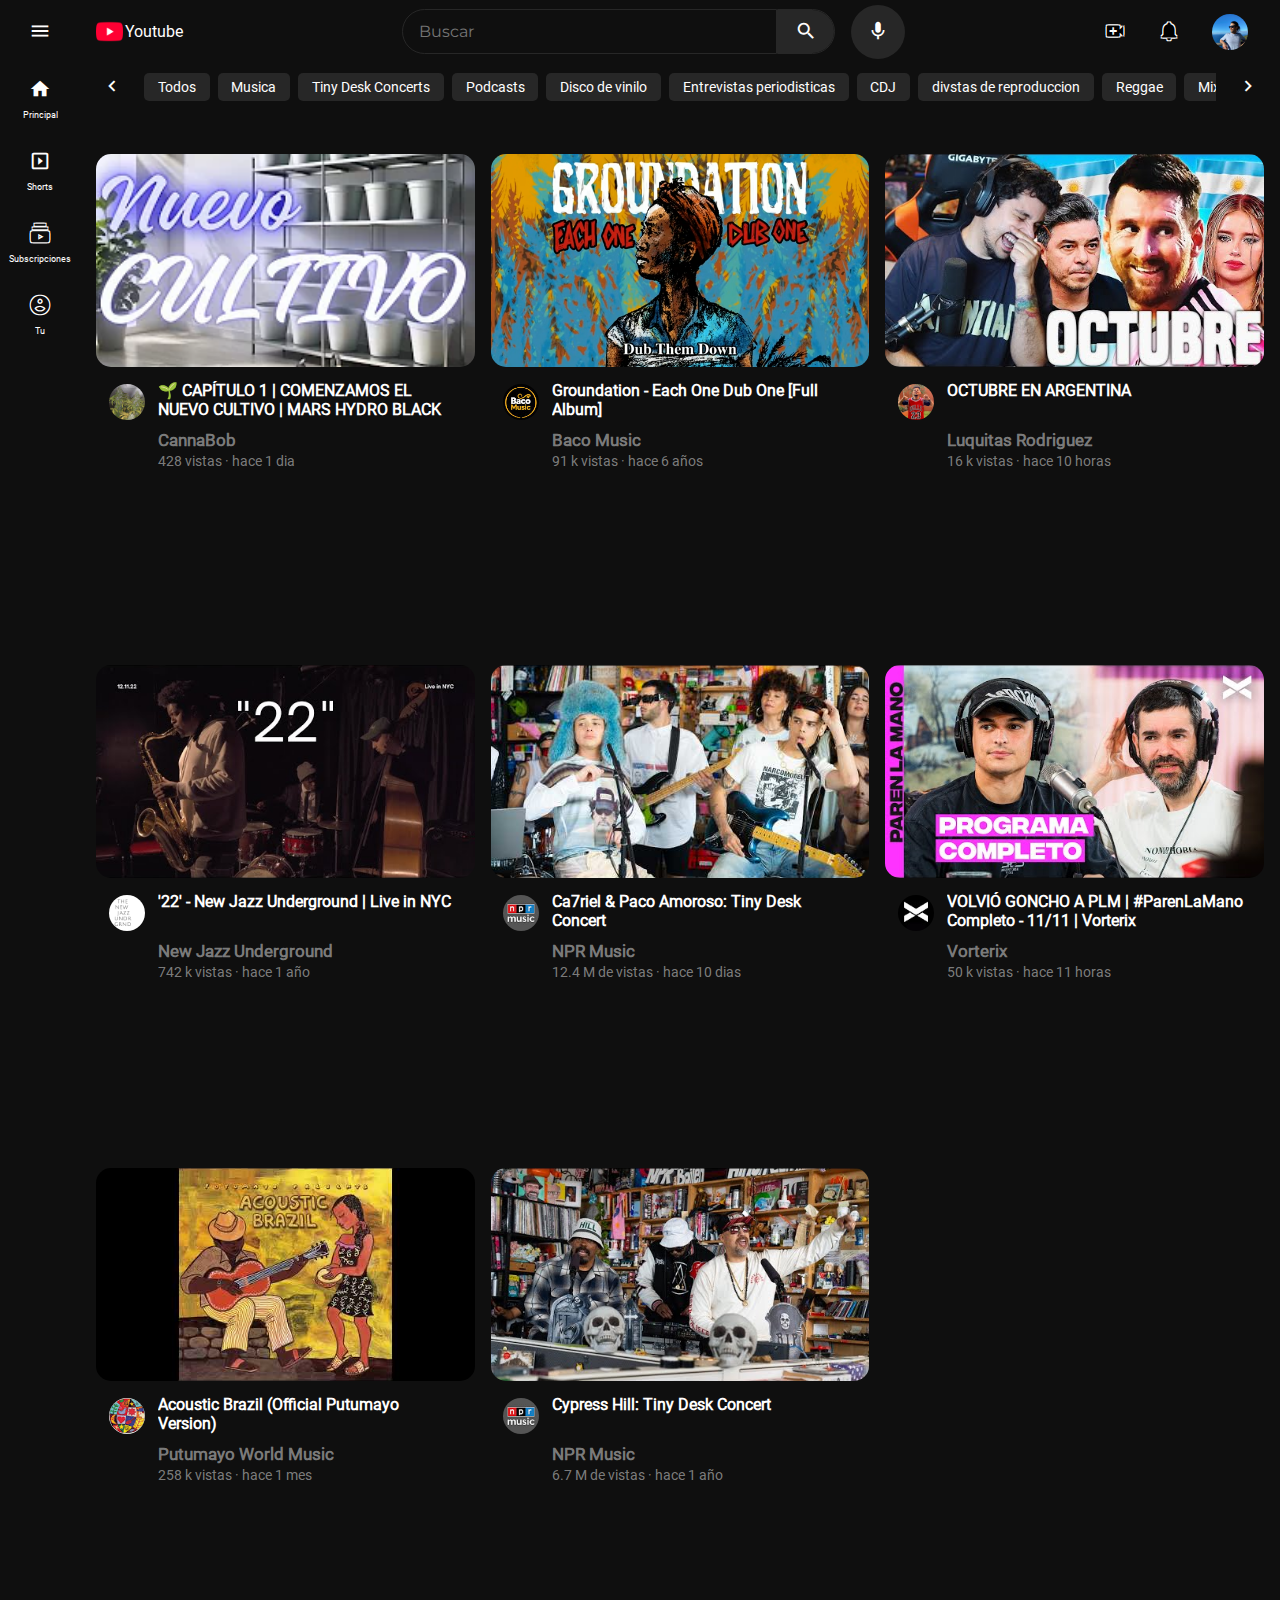
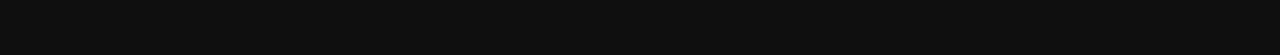
<file: index.html>
<!DOCTYPE html>
<html lang="en">
<head>
    <meta charset="UTF-8">
    <meta name="viewport" content="width=device-width, initial-scale=1.0">
    <link rel="stylesheet" href="styles.css">
    <link href="https://fonts.googleapis.com/icon?family=Material+Icons" rel="stylesheet">
    <link rel="icon" type="image/png" href="img/10203.png">
    <title>Youtube</title>
</head>
<body>
    <div class="nav__menu"><input class="nav-menu" id="nav-menu" type="checkbox"></div>
    <header>
        <div class="header__container">
            <div class="header__youtube-container" >
                <div class="header-menu-div"><label class="material-icons" for="nav-menu">menu</label></div>
                <img class="youtube-logo" src="img/10133.png" alt="Youtube logo" title="Pagina principal de Youtube">
                <h1 title="Pagina principal de Youtube">Youtube</h1>
            </div>
            <div class="header__search-container">
                <div class="header__search-container-two">
                    <div class="header__search-container-first">
                        <span class="material-icons search-hidden">search</span>
                    </div>
                    <input type="text" placeholder="Buscar" class="search-input">
                    <div class="search-x-hidden"><span class="material-icons">close</span></div>
                    <div class="header__search-container-search">                        
                        <span class="material-icons search-two">search</span>
                        <div><p>Buscar</p></div>
                    </div>
                </div>
                <div class="mic-container">
                    <span class="material-icons mic">mic</span>
                    <div><p>Realiza busquedas con la voz</p></div>
                </div>
            </div>
            <div class="header__notifications-container">
                <div class="checkbox-notifications-container search-div-hover">
                    <label class="material-icons search-hidden-two" for="checkbox-notifications">search</label>
                    <input type="checkbox" class="checkbox-notifications" id="checkbox-notifications">
                    <div class="search-div-hover-x"><p>Buscar</p></div>
                    <div class="header__search-container-two">
                        <div>
                            <label class="material-icons" for="arrow_back">arrow_back</label>
                            <input type="checkbox" class="arrow_back" id="arrow_back">
                        </div>
                        <div class="header__search-container-first">
                            <span class="material-icons search-hidden">search</span>
                        </div>
                        <input type="text" placeholder="Buscar" class="search-input">
                        <div class="search-x-hidden"><span class="material-icons">close</span></div>
                        <div class="header__search-container-search">                        
                            <span class="material-icons search-two">search</span>
                        </div>
                        <div><span class="material-icons mic-hidden">mic</span></div>
                    </div>
                </div>
                <div class="header-div-hover">
                    <span class="material-icons mic-hidden">mic</span>
                    <div><p>Realiza busquedas con la voz</p></div>
                </div>
                <div class="video-call-crear">
                    <span class="material-icons">video_call</span>
                    <div><p>Crear</p></div>
                </div>
                <div class="notifications-hover">
                    <span class="material-icons">notifications</span>
                    <div><p>Notificaciones</p></div>
                </div>
                <img src="img/10007.jpeg" alt="Image perfil">
            </div>
        </div>
    </header>
    <sidebar>
        <section class="sidebar">
            <div class="sidebar__container-visible">
                <div title="Principal"><span class="material-icons">home</span><h3>Principal</h3></div>
                <div title="Shorts"><span class="material-icons">slideshow</span><h3>Shorts</label></div>
                <div title="Subscripciones"><span class="material-icons">subscriptions</span><h3>Subscripciones</h3></div>
                <div title="Tu"><span class="material-icons">account_circle</span><h3>Tu</h3></div>
            </div>
            <div class="sidebar__container-hidden">
                <section class="sidebar__container-hidden-principal">
                    <div title="Principal"><span class="material-icons without-color">home</span><h3>Principal</h3></div>
                    <div title="Shorts"><span class="material-icons">slideshow</span><h3>Shorts</label></div>
                    <div title="Subscripciones"><span class="material-icons without-color">subscriptions</span><h3>Subscripciones</h3></div>
                </section>
                <section class="sidebar__container-hidden-you">
                    <div title="Tu"><h3>Tu</h3><span class="material-icons without-padding">chevron_right</span></div>
                    <div title="Historial"><span class="material-icons">history</span><label>Historial</label></div>
                    <div title="Playdivsts"><span class="material-icons">playlist_play</span><label>Playlists</label></div>
                    <div title="Tus videos"><span class="material-icons without-color">smart_display</span><label>Tus videos</label></div>
                    <div title="Ver mas tarde"><span class="material-icons">schedule</span><label>Ver mas tarde</label></div>
                    <div title="Videos que me gustan"><span class="material-icons without-color">thumb_up</span><label>Videos que me gustan</label></div>
                </section>
                <section class="sidebar__container-hidden-subscriptions">
                    <div class="without-hover"><h3>Subscripciones</h3></div>
                    <div title="midudivve">
                        <label for="midudivve">midudivve </label>
                        <img src="img/10008.jpeg" alt="midudivve" title="midudivve">
                        <input type="checkbox" id="midudivve">
                        <span class="new-video">·</span>
                    </div>
                    <div title="Elevados Tv">
                        <label for="elevados">Elevados Tv</label>
                        <img src="img/10009.jpeg" alt="elevados" title="Elevados Tv">
                        <input type="checkbox" id="elevados">
                    </div>
                    <div title="Luquitas Rodriquez">
                        <label for="luquitasrodriquez">Luquitas Rodriguez</label>
                        <img src="img/10010.jpeg" alt="luquitasrodriquez" title="Luquitas Rodriquez">
                        <input type="checkbox" id="luquitasrodriquez">
                        <span class="new-video">·</span>
                    </div>
                    <div title="Duende Gaming">
                        <label for="duende">Duende Gaming</label>
                        <img src="img/10013.jpeg" alt="Duende Gaming" title="Duende Gaming">
                        <input type="checkbox" id="duende">
                    </div>
                    <div title="CannaBob">
                        <label for="cannabob">CannaBob</label>
                        <img src="img/10012.jpeg" alt="cannabob" title="CannaBob">
                        <input type="checkbox" id="cannabob">
                        <span class="new-video">·</span>
                    </div>
                    <div title="DOÑA HUANA">
                            <label for="donahuana">DOÑA HUANA</label>
                            <img src="img/10011.jpeg" alt="DOÑA HUANA" title="DOÑA HUANA">
                            <input type="checkbox" id="donahuana">
                            <span class="new-video">·</span>
                    </div>
                    <div title="Soy Dalto">
                        <label for="soydalto">Soy Dalto</label>
                        <img src="img/10014.jpeg" alt="Soy Dalto" title="Soy Dalto">
                        <input type="checkbox" id="soydalto">
                    </div>
                    <div class="see-more-sidebar-hidden" title="Mostrar mas"><span class="material-icons">keyboard_arrow_down
                    </span><label>Mostrar mas</label></div>
                </section>
                <section class="sidebar__container-hidden-explore">
                    <div class="without-hover"><h3>Explorar</h3></div>
                    <div title="Tendencias"><span class="material-icons without-color">local_fire_department</span><label>Tendencias</label></div>
                    <div title="Musica"><span class="material-icons without-color">music_note</span><label>Musica</label></div>
                    <div title="Pedivculas"><span class="material-icons without-color">movie</span><label>Pedivculas</label></div>
                    <div title="Videojuegos"><span class="material-icons without-color">sports_esports</span><label>Videojuegos</label></div>
                    <div title="Deportes"><span class="material-icons without-color">emoji_events</span><label>Deportes</label></div>
                    <div title="Podcasts"><span class="material-icons">podcasts</span><label>Podcasts</label></div>
                </section>
                <section class="sidebar__container-hidden-youtube-more">
                    <div class="without-hover"><h3>Mas de Youtube</h3></div>
                    <div title="Youtube Premium"><img src="/img/10203.png" alt="Youtube Premium"><label>Youtube Premium</label></div>
                    <div title="Youtube Studio"><img src="/img/10203.png" alt="Youtube Studio"><label>Youtube Studio</label></div>
                    <div title="Youtube Music"><img src="/img/10203.png" alt="Youtube Music"><label>Youtube Music</label></div>
                    <div title="Youtube Kids"><img src="/img/10203.png" alt="Youtube Kids"><label>Youtube Kids</label></div>
                </section>
                <section class="sidebar__container-hidden-settings">
                    <div title="Configuracion"><span class="material-icons without-color">settings</span><label>Configuracion</label></div>
                    <div title="Historial de denuncia"><span class="material-icons without-color">flag</span><label>Historial de denuncia</label></div>
                    <div title="Ayuda"><span class="material-icons without-color">help</span><label>Ayuda</label></div>
                    <div title="Enviar comentarios"><span class="material-icons without-color">live_help</span><label>Enviar comentarios</label></div>
                </section>
                <section class="info-sidebar-hidden">
                    <p>Acerca de Prensa Derechos de autor Comunicarte con nosotros Creadores Anunciar Desarrolladores</p>
                    <p>Condiciones Privacidad Políticas y seguridad
                    Cómo funciona YouTube Prueba funciones nuevas</p>
                    <p class="copyright">© 2024 Google LLC</p>
                </section>
            </div>
        </section>
    </sidebar>
    <nav>
        <div class="nav__container">
            <button class="prev-btn"><span class="material-icons">chevron_left</span></button>
            <button class="next-btn"><span class="material-icons">chevron_right</span></button>
            <div class="nav__container-s">            
                <div class="nav__container-cont"><p>Todos</p></div>
                <div class="nav__container-cont"><p>Musica</p></div>
                <div class="nav__container-cont"><p>Tiny Desk Concerts</p></div>
                <div class="nav__container-cont">Podcasts</div>
                <div class="nav__container-cont">Disco de vinilo</div>
                <div class="nav__container-cont">Entrevistas periodisticas</div>
                <div class="nav__container-cont">CDJ</div>
                <div class="nav__container-cont">divstas de reproduccion</div>
                <div class="nav__container-cont">Reggae</div>
                <div class="nav__container-cont">Mixes</div>
                <div class="nav__container-cont">Instrumentos de teclado</div>
                
            </div>
        </div>
    </nav>
    <main>
        <section class="principal">
            <div class="principal__container-video">
                <img class="video" src="img/hqdefault.webp">
                <div class="principal__container-video__info">
                    <img class="logo" src="img/10012.jpeg" alt="Logo">
                    <h2 title="🌱 CAPÍTULO 1 | COMENZAMOS EL NUEVO CULTIVO | MARS HYDRO BLACK FRIDAY - NUEVO MARS HYDRO FC-E6500 🌱">🌱 CAPÍTULO 1 | COMENZAMOS EL NUEVO CULTIVO | MARS HYDRO BLACK FRIDAY - NUEVO MARS HYDRO FC-E6500 🌱</h2>
                    <a><h3>CannaBob</h3></a>
                    <p>428 vistas · hace 1 dia</p>
                </div>
            </div>
            <div class="principal__container-video">
                <img class="video" src="img/videoframe_1570.png">
                <div class="principal__container-video__info">
                    <img class="logo" src="img/channels4_profile.jpg" alt="Logo">
                    <h2 title="Groundation - Each One Dub One [Full Album]">Groundation - Each One Dub One [Full Album]</h2>
                    <a><h3>Baco Music</h3></a>
                    <p>91 k vistas · hace 6 años</p>
                </div>
            </div>
            <div class="principal__container-video">
                <img class="video" src="img/10002.jpg">
                <div class="principal__container-video__info">
                    <img class="logo" src="img/10010.jpeg" alt="Logo">
                    <h2 title="OCTUBRE EN ARGENTINA">OCTUBRE EN ARGENTINA</h2>
                    <a><h3>Luquitas Rodriguez</h3></a>
                    <p>16 k vistas · hace 10 horas</p>
                </div>
            </div>
            <div class="principal__container-video">
                <img class="video" src="img/26d2663b-4fe5-4b3f-8d0f-41159c8cac72.jfif">
                <div class="principal__container-video__info">
                    <img class="logo" src="img/the new jazz.jfif" alt="Logo">
                    <h2 title="'22' - New Jazz Underground | Live in NYC">'22' - New Jazz Underground | Live in NYC</h2>
                    <a><h3>New Jazz Underground</h3></a>
                    <p>742 k vistas · hace 1 año</p>
                </div>
            </div>
            <div class="principal__container-video">
                <img class="video" src="img/paco y cato.jfif">
                <div class="principal__container-video__info">
                    <img class="logo" src="img/NPR music.jpg" alt="Logo">
                    <h2 title="Ca7riel & Paco Amoroso: Tiny Desk Concert">Ca7riel & Paco Amoroso: Tiny Desk Concert</h2>
                    <a><h3>NPR Music</h3></a>
                    <p>12.4 M de vistas · hace 10 dias</p>
                </div>
            </div>
            <div class="principal__container-video">
                <img class="video" src="img/plm.jfif">
                <div class="principal__container-video__info">
                    <img class="logo" src="img/vorteri.jpg" alt="Logo">
                    <h2 title="VOLVIÓ GONCHO A PLM | #ParenLaMano Completo - 11/11 | Vorterix">VOLVIÓ GONCHO A PLM | <span class="hashtag">#ParenLaMano</span> Completo - 11/11 | Vorterix</h2>
                    <a><h3>Vorterix</h3></a>
                    <p>50 k vistas · hace 11 horas</p>
                </div>
            </div>
            <div class="principal__container-video">
                <img class="video" src="img/acoustic.jfif">
                <div class="principal__container-video__info">
                    <img class="logo" src="img/putumuyao.jpg" alt="Logo">
                    <h2 title="Acoustic Brazil (Official Putumayo Version)">Acoustic Brazil (Official Putumayo Version)</h2>
                    <a><h3>Putumayo World Music</h3></a>
                    <p>258 k vistas · hace 1 mes</p>
                </div>
            </div>
            <div class="principal__container-video">
                <img class="video" src="img/cypres.jfif">
                <div class="principal__container-video__info">
                    <img class="logo" src="img/NPR music.jpg" alt="Logo">
                    <h2 title="Cypress Hill: Tiny Desk Concert">Cypress Hill: Tiny Desk Concert</h2>
                    <a><h3>NPR Music</h3></a>
                    <p>6.7 M de vistas · hace 1 año</p>
                </div>
            </div>
        </section>
    </main>
</body>
</html> 
<!-- 
1. Falta incorporar cursos pointer en el header     >>>>>>
2. Faltan flechas en el scroll                      
3. Agregar los title a todo lo que lleve            >>>>>>  
4. Agregar puntos de video nuevo a algunos canales (azules)  >>>>>>
5. Acomodar GRID main para que mientras se achica la pantalla se va reduciendo los grid  >>>>>>
-->
</file>
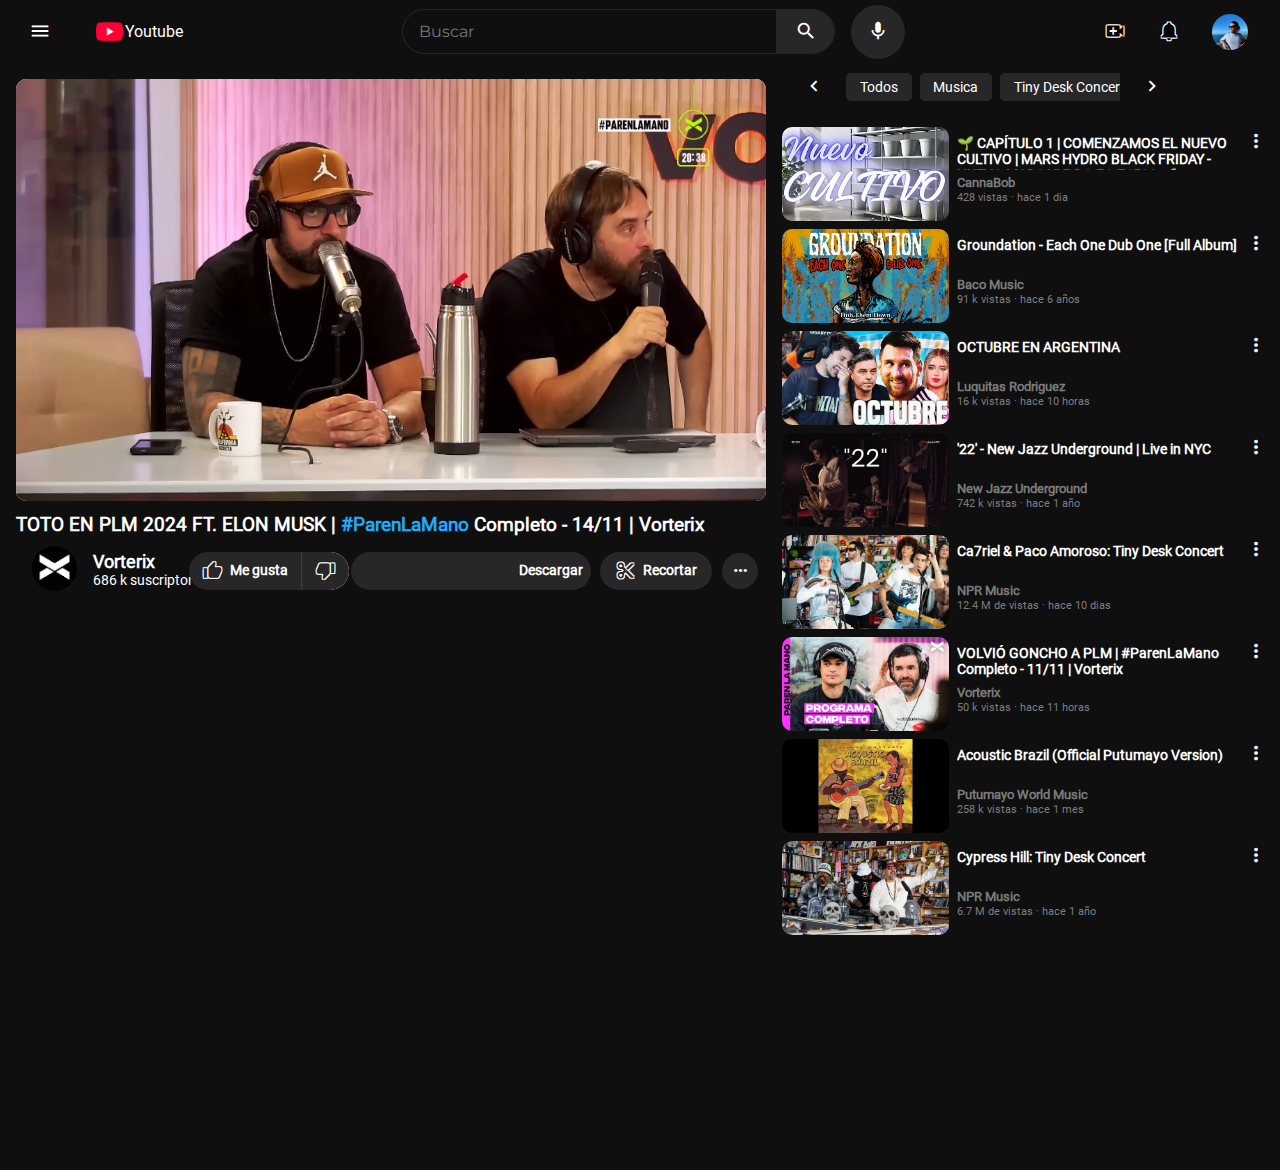
<file: index-2.html>
<!DOCTYPE html>
<html lang="en">
<head>
    <meta charset="UTF-8">
    <meta name="viewport" content="width=device-width, initial-scale=1.0">
    <link rel="stylesheet" href="styles-2.css">
    <link href="https://fonts.googleapis.com/icon?family=Material+Icons" rel="stylesheet">
    <link rel="icon" type="image/png" href="img/10203.png">
    <title>TOTO EN PLM 2024 FT. ELON MUSK | #ParenLaMano Completo - 14/11 | Vorterix</title>
</head>
<body>
    <div class="nav__menu"><input class="nav-menu" id="nav-menu" type="checkbox"></div>
    <header>
        <div class="header__container">
            <div class="header__youtube-container" >
                <div class="header-menu-div"><label class="material-icons" for="nav-menu">menu</label></div>
                <img class="youtube-logo" src="img/10133.png" alt="Youtube logo" title="Pagina principal de Youtube">
                <h1 title="Pagina principal de Youtube">Youtube</h1>
            </div>
            <div class="header__search-container">
                <div class="header__search-container-two">
                    <div class="header__search-container-first">
                        <span class="material-icons search-hidden">search</span>
                    </div>
                    <input type="text" placeholder="Buscar" class="search-input">
                    <div class="search-x-hidden"><span class="material-icons">close</span></div>
                    <div class="header__search-container-search">                        
                        <span class="material-icons search-two">search</span>
                        <div><p>Buscar</p></div>
                    </div>
                </div>
                <div class="mic-container">
                    <span class="material-icons mic">mic</span>
                    <div><p>Realiza busquedas con la voz</p></div>
                </div>
            </div>
            <div class="header__notifications-container">
                <div class="checkbox-notifications-container search-div-hover">
                    <label class="material-icons search-hidden-two" for="checkbox-notifications">search</label>
                    <input type="checkbox" class="checkbox-notifications" id="checkbox-notifications">
                    <div class="search-div-hover-x"><p>Buscar</p></div>
                    <div class="header__search-container-two">
                        <div>
                            <label class="material-icons" for="arrow_back">arrow_back</label>
                            <input type="checkbox" class="arrow_back" id="arrow_back">
                        </div>
                        <div class="header__search-container-first">
                            <span class="material-icons search-hidden">search</span>
                        </div>
                        <input type="text" placeholder="Buscar" class="search-input">
                        <div class="search-x-hidden"><span class="material-icons">close</span></div>
                        <div class="header__search-container-search">                        
                            <span class="material-icons search-two">search</span>
                        </div>
                        <div><span class="material-icons mic-hidden">mic</span></div>
                    </div>
                </div>
                <div class="header-div-hover">
                    <span class="material-icons mic-hidden">mic</span>
                    <div><p>Realiza busquedas con la voz</p></div>
                </div>
                <div class="video-call-crear">
                    <span class="material-icons">video_call</span>
                    <div><p>Crear</p></div>
                </div>
                <div class="notifications-hover">
                    <span class="material-icons">notifications</span>
                    <div><p>Notificaciones</p></div>
                </div>
                <img src="img/10007.jpeg" alt="Image perfil">
            </div>
        </div>
    </header>
    <sidebar>
        <section class="sidebar">
            <div class="sidebar__container-visible">
                <div title="Principal"><span class="material-icons">home</span><h3>Principal</h3></div>
                <div title="Shorts"><span class="material-icons">slideshow</span><h3>Shorts</label></div>
                <div title="Subscripciones"><span class="material-icons">subscriptions</span><h3>Subscripciones</h3></div>
                <div title="Tu"><span class="material-icons">account_circle</span><h3>Tu</h3></div>
            </div>
            <div class="sidebar__container-hidden">
                <section class="sidebar__container-hidden-principal">
                    <div title="Principal"><span class="material-icons without-color">home</span><h3>Principal</h3></div>
                    <div title="Shorts"><span class="material-icons">slideshow</span><h3>Shorts</label></div>
                    <div title="Subscripciones"><span class="material-icons without-color">subscriptions</span><h3>Subscripciones</h3></div>
                </section>
                <section class="sidebar__container-hidden-you">
                    <div title="Tu"><h3>Tu</h3><span class="material-icons without-padding">chevron_right</span></div>
                    <div title="Historial"><span class="material-icons">history</span><label>Historial</label></div>
                    <div title="Playdivsts"><span class="material-icons">playlist_play</span><label>Playlists</label></div>
                    <div title="Tus videos"><span class="material-icons without-color">smart_display</span><label>Tus videos</label></div>
                    <div title="Ver mas tarde"><span class="material-icons">schedule</span><label>Ver mas tarde</label></div>
                    <div title="Videos que me gustan"><span class="material-icons without-color">thumb_up</span><label>Videos que me gustan</label></div>
                </section>
                <section class="sidebar__container-hidden-subscriptions">
                    <div class="without-hover"><h3>Subscripciones</h3></div>
                    <div title="midudivve">
                        <label for="midudivve">midudivve </label>
                        <img src="img/10008.jpeg" alt="midudivve" title="midudivve">
                        <input type="checkbox" id="midudivve">
                        <span class="new-video">·</span>
                    </div>
                    <div title="Elevados Tv">
                        <label for="elevados">Elevados Tv</label>
                        <img src="img/10009.jpeg" alt="elevados" title="Elevados Tv">
                        <input type="checkbox" id="elevados">
                    </div>
                    <div title="Luquitas Rodriquez">
                        <label for="luquitasrodriquez">Luquitas Rodriguez</label>
                        <img src="img/10010.jpeg" alt="luquitasrodriquez" title="Luquitas Rodriquez">
                        <input type="checkbox" id="luquitasrodriquez">
                        <span class="new-video">·</span>
                    </div>
                    <div title="Duende Gaming">
                        <label for="duende">Duende Gaming</label>
                        <img src="img/10013.jpeg" alt="Duende Gaming" title="Duende Gaming">
                        <input type="checkbox" id="duende">
                    </div>
                    <div title="CannaBob">
                        <label for="cannabob">CannaBob</label>
                        <img src="img/10012.jpeg" alt="cannabob" title="CannaBob">
                        <input type="checkbox" id="cannabob">
                        <span class="new-video">·</span>
                    </div>
                    <div title="DOÑA HUANA">
                            <label for="donahuana">DOÑA HUANA</label>
                            <img src="img/10011.jpeg" alt="DOÑA HUANA" title="DOÑA HUANA">
                            <input type="checkbox" id="donahuana">
                            <span class="new-video">·</span>
                    </div>
                    <div title="Soy Dalto">
                        <label for="soydalto">Soy Dalto</label>
                        <img src="img/10014.jpeg" alt="Soy Dalto" title="Soy Dalto">
                        <input type="checkbox" id="soydalto">
                    </div>
                    <div class="see-more-sidebar-hidden" title="Mostrar mas"><span class="material-icons">keyboard_arrow_down
                    </span><label>Mostrar mas</label></div>
                </section>
                <section class="sidebar__container-hidden-explore">
                    <div class="without-hover"><h3>Explorar</h3></div>
                    <div title="Tendencias"><span class="material-icons without-color">local_fire_department</span><label>Tendencias</label></div>
                    <div title="Musica"><span class="material-icons without-color">music_note</span><label>Musica</label></div>
                    <div title="Pedivculas"><span class="material-icons without-color">movie</span><label>Pedivculas</label></div>
                    <div title="Videojuegos"><span class="material-icons without-color">sports_esports</span><label>Videojuegos</label></div>
                    <div title="Deportes"><span class="material-icons without-color">emoji_events</span><label>Deportes</label></div>
                    <div title="Podcasts"><span class="material-icons">podcasts</span><label>Podcasts</label></div>
                </section>
                <section class="sidebar__container-hidden-youtube-more">
                    <div class="without-hover"><h3>Mas de Youtube</h3></div>
                    <div title="Youtube Premium"><img src="/img/10203.png" alt="Youtube Premium"><label>Youtube Premium</label></div>
                    <div title="Youtube Studio"><img src="/img/10203.png" alt="Youtube Studio"><label>Youtube Studio</label></div>
                    <div title="Youtube Music"><img src="/img/10203.png" alt="Youtube Music"><label>Youtube Music</label></div>
                    <div title="Youtube Kids"><img src="/img/10203.png" alt="Youtube Kids"><label>Youtube Kids</label></div>
                </section>
                <section class="sidebar__container-hidden-settings">
                    <div title="Configuracion"><span class="material-icons without-color">settings</span><label>Configuracion</label></div>
                    <div title="Historial de denuncia"><span class="material-icons without-color">flag</span><label>Historial de denuncia</label></div>
                    <div title="Ayuda"><span class="material-icons without-color">help</span><label>Ayuda</label></div>
                    <div title="Enviar comentarios"><span class="material-icons without-color">live_help</span><label>Enviar comentarios</label></div>
                </section>
                <section class="info-sidebar-hidden">
                    <p>Acerca de Prensa Derechos de autor Comunicarte con nosotros Creadores Anunciar Desarrolladores</p>
                    <p>Condiciones Privacidad Políticas y seguridad
                    Cómo funciona YouTube Prueba funciones nuevas</p>
                    <p class="copyright">© 2024 Google LLC</p>
                </section>
            </div>
        </section>
    </sidebar>
    <aside>
        <nav>
            <div class="nav__container">
                <button class="prev-btn"><span class="material-icons">chevron_left</span></button>
                <button class="next-btn"><span class="material-icons">chevron_right</span></button>
                <div class="nav__container-s">            
                    <div class="nav__container-cont"><p>Todos</p></div>
                    <div class="nav__container-cont"><p>Musica</p></div>
                    <div class="nav__container-cont"><p>Tiny Desk Concerts</p></div>
                    <div class="nav__container-cont">Podcasts</div>
                    <div class="nav__container-cont">Disco de vinilo</div>
                    <div class="nav__container-cont">Entrevistas periodisticas</div>
                    <div class="nav__container-cont">CDJ</div>
                    <div class="nav__container-cont">divstas de reproduccion</div>
                    <div class="nav__container-cont">Reggae</div>
                    <div class="nav__container-cont">Mixes</div>
                    <div class="nav__container-cont">Instrumentos de teclado</div>
                    
                </div>
            </div>
        </nav>
        <section>
            <section class="principal">
                <div class="principal__container-video">
                    <img class="video" src="img/hqdefault.webp">
                    <div class="principal__container-video__info">
                        <img class="logo" src="img/10012.jpeg" alt="Logo">
                        <h2 title="🌱 CAPÍTULO 1 | COMENZAMOS EL NUEVO CULTIVO | MARS HYDRO BLACK FRIDAY - NUEVO MARS HYDRO FC-E6500 🌱">🌱 CAPÍTULO 1 | COMENZAMOS EL NUEVO CULTIVO | MARS HYDRO BLACK FRIDAY - NUEVO MARS HYDRO FC-E6500 🌱</h2>
                        <a><h3>CannaBob</h3></a>
                        <p>428 vistas · hace 1 dia</p>
                    </div>
                    <div class="principal__container-video__more-info">
                        <input class="checkbox-more-info" id="checkbox-more-info" type="checkbox"></input>
                        <label for="checkbox-more-info"><span class="material-icons">more_vert</span></label>
                    </div>
                </div>                
                <div class="more-info-hidden__container">
                    <div class="more-info-hidden__element"><span class="material-icons">playlist_play</span><label>Agregar a la fila</label></div>
                    <div class="more-info-hidden__element"><span class="material-icons">schedule</span><label>Guardar en Ver mas Tarde</label></div>
                    <div class="more-info-hidden__element"><span class="material-icons">bookmark</span><label>Guardar en una playlist</label></div>
                    <div class="more-info-hidden__element"><span class="material-icons">download</span><label>Descargar</label></div>
                    <div class="more-info-hidden__element"><span class="material-icons">share</span><label>Compartir</label></div>
                    <div class="more-info-hidden__linea"></div>
                    <div class="more-info-hidden__element"><span class="material-icons">block</span><label>No me interesa</label></div>
                    <div class="more-info-hidden__element"><span class="material-icons">do_not_disturb_on</span><label>No recomendar el canal</label></div>
                    <div class="more-info-hidden__element"><span class="material-icons">flag</span><label>Denunciar</label></div>
                </div>
                <div class="principal__container-video">
                    <img class="video" src="img/videoframe_1570.png">
                    <div class="principal__container-video__info">
                        <img class="logo" src="img/channels4_profile.jpg" alt="Logo">
                        <h2 title="Groundation - Each One Dub One [Full Album]">Groundation - Each One Dub One [Full Album]</h2>
                        <a><h3>Baco Music</h3></a>
                        <p>91 k vistas · hace 6 años</p>
                    </div>
                    <div class="principal__container-video__more-info">
                        <label for="checkbox-more-info"><span class="material-icons">more_vert</span></label>
                    </div>
                </div>
                <div class="principal__container-video">
                    <img class="video" src="img/10002.jpg">
                    <div class="principal__container-video__info">
                        <img class="logo" src="img/10010.jpeg" alt="Logo">
                        <h2 title="OCTUBRE EN ARGENTINA">OCTUBRE EN ARGENTINA</h2>
                        <a><h3>Luquitas Rodriguez</h3></a>
                        <p>16 k vistas · hace 10 horas</p>
                    </div>
                    <div class="principal__container-video__more-info">
                        <input class="checkbox-more-info" id="checkbox-more-info" type="checkbox"></input>
                        <label for="checkbox-more-info"><span class="material-icons">more_vert</span></label>
                    </div>
                </div>
                <div class="principal__container-video">
                    <img class="video" src="img/26d2663b-4fe5-4b3f-8d0f-41159c8cac72.jfif">
                    <div class="principal__container-video__info">
                        <img class="logo" src="img/the new jazz.jfif" alt="Logo">
                        <h2 title="'22' - New Jazz Underground | Live in NYC">'22' - New Jazz Underground | Live in NYC</h2>
                        <a><h3>New Jazz Underground</h3></a>
                        <p>742 k vistas · hace 1 año</p>
                    </div>
                    <div class="principal__container-video__more-info">
                        <input class="checkbox-more-info" id="checkbox-more-info" type="checkbox"></input>
                        <label for="checkbox-more-info"><span class="material-icons">more_vert</span></label>
                    </div>
                </div>
                <div class="principal__container-video">
                    <img class="video" src="img/paco y cato.jfif">
                    <div class="principal__container-video__info">
                        <img class="logo" src="img/NPR music.jpg" alt="Logo">
                        <h2 title="Ca7riel & Paco Amoroso: Tiny Desk Concert">Ca7riel & Paco Amoroso: Tiny Desk Concert</h2>
                        <a><h3>NPR Music</h3></a>
                        <p>12.4 M de vistas · hace 10 dias</p>
                    </div>
                    <div class="principal__container-video__more-info">
                        <input class="checkbox-more-info" id="checkbox-more-info" type="checkbox"></input>
                        <label for="checkbox-more-info"><span class="material-icons">more_vert</span></label>
                    </div>
                </div>
                <div class="principal__container-video">
                    <img class="video" src="img/plm.jfif">
                    <div class="principal__container-video__info">
                        <img class="logo" src="img/vorteri.jpg" alt="Logo">
                        <h2 title="VOLVIÓ GONCHO A PLM | #ParenLaMano Completo - 11/11 | Vorterix">VOLVIÓ GONCHO A PLM | <span class="hashtag">#ParenLaMano</span> Completo - 11/11 | Vorterix</h2>
                        <a><h3>Vorterix</h3></a>
                        <p>50 k vistas · hace 11 horas</p>
                    </div>
                    <div class="principal__container-video__more-info">
                        <input class="checkbox-more-info" id="checkbox-more-info" type="checkbox"></input>
                        <label for="checkbox-more-info"><span class="material-icons">more_vert</span></label>
                    </div>
                </div>
                <div class="principal__container-video">
                    <img class="video" src="img/acoustic.jfif">
                    <div class="principal__container-video__info">
                        <img class="logo" src="img/putumuyao.jpg" alt="Logo">
                        <h2 title="Acoustic Brazil (Official Putumayo Version)">Acoustic Brazil (Official Putumayo Version)</h2>
                        <a><h3>Putumayo World Music</h3></a>
                        <p>258 k vistas · hace 1 mes</p>
                    </div>
                    <div class="principal__container-video__more-info">
                        <input class="checkbox-more-info" id="checkbox-more-info" type="checkbox"></input>
                        <label for="checkbox-more-info"><span class="material-icons">more_vert</span></label>
                    </div>
                </div>
                <div class="principal__container-video">
                    <img class="video" src="img/cypres.jfif">
                    <div class="principal__container-video__info">
                        <img class="logo" src="img/NPR music.jpg" alt="Logo">
                        <h2 title="Cypress Hill: Tiny Desk Concert">Cypress Hill: Tiny Desk Concert</h2>
                        <a><h3>NPR Music</h3></a>
                        <p>6.7 M de vistas · hace 1 año</p>
                    </div>
                    <div class="principal__container-video__more-info">
                        <input class="checkbox-more-info" id="checkbox-more-info" type="checkbox"></input>
                        <label for="checkbox-more-info"><span class="material-icons">more_vert</span></label>
                    </div>
                </div>
            </section>
        </section>
    </aside>
    <main>
        <div>
            <img class="main__video" src="img/videoframe_5001206.png">
            <h1>TOTO EN PLM 2024 FT. ELON MUSK | <a href="#">#ParenLaMano</a> Completo - 14/11 | Vorterix</h1>
            <section class="main__divs-container">
                <div class="main__container-logo">
                    <img class="main_logo" src="img/vorteri.jpg">
                </div>
                <div class="main__channel-container">
                    <h2>Vorterix</h2>
                    <p>686 k suscriptores</p>
                </div>
                <div class="main__suscribirse">
                    <h3>Suscribirse</h3>
                </div>
                <div class="main__me-gusta">
                    <span class="material-icons">thumb_up</span>
                    <h3>Me gusta</h3>
                </div>
                <div class="main__dislike">
                    <span class="material-icons">thumb_down</span>
                </div>
                <div class="main__share">
                    <span class="material-icons">share</span>
                    <h3>Compartir</h3>
                </div>
                <div class="main__descargar">
                    <span class="material-icons">download</span>
                    <h3>Descargar</h3>
                </div>
                <div class="main__recortar">
                    <span class="material-icons">content_cut</span>
                    <h3>Recortar</h3>
                </div>
                <div class="main__checkbox">
                    <input class="checkbox-main" id="checkbox-main" type="checkbox"></input>
                    <label class="main__checkbox-label" for="checkbox-main"><span class="material-icons more_horiz">more_horiz</span></label>
                    <div class="more-info-hidden__container-2">
                        <div class="more-info-hidden__element"><span class="material-icons">bookmark</span><label>Guardar</label></div>
                        <div class="more-info-hidden__element"><span class="material-icons">flag</span><label>Denunciar</label></div>
                    </div>
                </div>
            </section>
        </div>
    </main>
</body>
</html>
</file>
<file: styles.css>
@font-face {
    font-family: 'Montserrat';
    src: url(Montserrat/Montserrat-VariableFont_wght.ttf);
}
@font-face {
    font-family: 'Roboto';
    src: url(Roboto/Roboto-Regular.ttf);
}
*{
    box-sizing: border-box;
}
body {
    font-family: Roboto, 'Montserrat';
    margin: 0;
    padding: 0;
    --bg-color: #0F0F0F;
    --header-font-gray: #272727;
    --header-font-white: #fffefe;
    --header-font-white-opacity: #272727;
    --header-font-white-opacity-2: #86868666;
    --header-font-white-opacity-3: #868686ee;
    --header-select-search: #2af;
    --sidebar-lineas-hidden: #3f3f3f;
    --sidebar-scroll-hidden: #8d7878;
    height: 110dvh;
    position: relative;
    background-color: var(--bg-color);
}
.material-icons {
    font-size: 1.4rem !important;
}
.nav__menu {
    height: 2rem;
    width: 2rem;
    background-color: white;
    position: absolute;
    top: 2rem;
    left: 2rem;
    visibility: hidden;
}
/* ----- HEADER STARTS -----  4.5 hs*/ 

header {
    position: fixed;
    width: 100%;
}

.header__container {
    width: 100%;
    height: 7dvh;
    background-color: var(--bg-color);
    display: flex;
    align-items: center;
    color: var(--header-font-white);
}
.header__container span, h1 {
    color: var(--header-font-white);
    font-weight: 100;
    font-size: 1rem;
}
.header__youtube-container {
    height: 100%;
    width: 20dvw;
    display: flex;
    flex-direction: row;
    align-items: center;
    justify-content: flex-start;
    
}
.header-menu-div {
    width: 5rem;
    display: flex;
    justify-content: center;
    
}
.header-menu {
    margin: 0 1rem;
    
}

.header__youtube-container label{
    display: flex;
    align-items: center;
    justify-content: center;
    width: 6dvh;
    height: 6dvh;
    border-radius: 50%;
}

.header__youtube-container label:hover, .header__notifications-container span:hover, .header__notifications-container label:hover {
    background-color: var(--header-font-white-opacity);
}
.header__youtube-container img {
    height: 1.7rem;
    object-fit: contain;
    margin-left: 1rem;
    padding-right: 0.1rem;
}
.header__search-container {
    height: 100%;
    width: 60dvw; 
    display: flex;
    flex-direction: row;
    align-items: center;
    justify-content: center;
    
}
.header__search-container-first {
    display: flex;
    flex-direction: row;
    align-items: center;
    justify-content: center;
    height: 5dvh;
    width: 1.7rem;
    padding-left: 1rem;
    border-radius: 30px 0 0 30px;
    background-color: transparent;
    border-bottom: 1px solid var(--header-select-search);
    border-left: 1px solid var(--header-select-search);
    border-top: 1px solid var(--header-select-search);
    visibility: hidden;
}
.header__search-container-two {
    display: flex;
    flex-direction: row;
    align-items: center;
    width: 60%;
    height: 5dvh;
    position: relative;
    
}

.search-x-hidden {
    display: none;
    position: absolute;
    right: 7dvh;
    height: 5dvh;
    width: 5dvh;
    border-radius: 50%;
}
.search-x-hidden:hover {
    background-color: var(--header-font-white-opacity-2);
}
.header__search-container-search {
    height: 100%;
    width: 8dvh;    
    border: 1px solid var(--header-font-gray);
    border-radius: 0 30px 30px 0;
    
}
.header__search-container-two input {
    height: 100%;
    width: 100%;
    border: none;
    outline: none;
    background-color: transparent;
    padding: 0;
    padding-left: 1rem;
    color: var(--header-font-white);
    border: 1px solid var(--header-font-gray);
    border-radius: 30px 0 0 30px;
    font-size: 1rem;
}
.header__search-container-two input::placeholder {
    font-family: 'Montserrat';
}
.search-input:active, .search-input:focus {
    border-top: 1px solid var(--header-select-search);
    border-bottom: 1px solid var(--header-select-search);
    border-right: 1px solid var(--header-select-search);
    border-radius: 0;
}

.header__search-container-two:has(input[type="text"]:focus) .header__search-container-first {
    visibility: visible;
}
.header__search-container-two:has(input[type="text"]:focus) .search-input {
    border-left: none;    
}
.header__search-container-two:has(input[type="text"]:focus) .search-x-hidden {
    display: flex;
    align-items: center;
    justify-content: center;
}
.header__search-container-two .search-two {
    display: flex;
    justify-content: center;
    align-items: center;
    background-color: var(--header-font-gray);
    height: 100%;
    width: 100%;
    border-radius: 0 30px 30px 0;
    margin-right: 1rem;
}
.mic-container {
    height: 6dvh;
    width: 6dvh;
    display: flex;
    align-items: center;
    justify-content: center;
    background-color: var(--header-font-gray);
    margin-left: 1rem;
    border-radius: 50%;
    position: relative;
}
.mic-container:hover {
    background-color: var(--header-font-white-opacity-2);
}
.header__search-container .header__search-container-search, .header-div-hover{
    position: relative;
    
}
.header__search-container .header__search-container-search div {
    height: 2rem;
    width: 3.5rem;
    left: 0.2rem;
    top: 3.5rem;
}
.header__search-container .mic-container div {
    height: 2rem;
    width: 12rem;
    left: -4rem;
    top: 3.9rem;
}
.video-call-crear div {
    height: 2rem;
    width: 3.5rem;
    top: 3.9rem;
}
.notifications-hover div {
    height: 2rem;
    width: 6rem;
    left: -1.5rem;
    top: 3.9rem;
}
.header-div-hover div {
    height: 2rem;
    width: 12rem;
    left: -4rem;
    top: 3.9rem;
}
.search-div-hover div {
    height: 2rem;
    width: 6rem;
    left: -1.5rem;
    top: 3.9rem;
}
.video-call-crear, .notifications-hover {
    position: relative;
}
.header__search-container .header__search-container-search div, .header__search-container .mic-container div, .video-call-crear div, .notifications-hover div, .header-div-hover div, .search-div-hover .search-div-hover-x{
    background-color: var(--header-font-white-opacity-3);
    position: absolute;
    font-size: 0.8rem;
    display: flex;
    justify-content: center;
    align-items: center;
    color: var(--header-font-white);
    border-radius: 5px;
    visibility: hidden;
}
.header__search-container .header__search-container-search:hover div, .header__search-container .mic-container:hover div, .video-call-crear:hover div, .notifications-hover:hover div, .header-div-hover:hover div, .search-div-hover:hover .search-div-hover-x  {
    visibility: visible;
    z-index: 11;
}

.header__notifications-container .checkbox-notifications {
    display: none;
}
.header__notifications-container{
    height: 100%;
    width: 20dvw;
    display: flex;
    align-items: center;
    justify-content: flex-end;
}
.header__notifications-container span, .header__notifications-container label {
    height: 6dvh;
    width: 6dvh;
    display: flex;
    align-items: center;
    justify-content: center;
    border-radius: 50%;
}
.header__notifications-container img {
    height: 4dvh;
    object-fit: contain;
    border-radius: 50%;
    margin-left: 1rem;
    margin-right: 2rem;
}
.header__notifications-container div span {
    color: black;
    text-shadow:
    1px 1px 0 var(--header-font-white), /* superior derecha */
    -1px 1px 0 var(--header-font-white), /* superior izquierda */
    -1px -1px 0 var(--header-font-white), /* inferior izquierda */
    1px -1px 0 var(--header-font-white); /* inferior derecha */
}
.header__notifications-container .mic-hidden, .header__notifications-container .search-hidden-two{
    display: none;
}
.header__notifications-container .header__search-container-two {
    display: none;
}

.header__youtube-container img, .header__youtube-container label, .header__youtube-container h1, .search-two, .mic-container, .header__notifications-container div, .header__notifications-container img, .sidebar__container-visible div, .checkbox-notifications-container label {
    cursor: pointer;
}

/* ----- HEADER ENDS ----- */ 

/* ----- SIDEBAR STARTS ----- *** 5h */

sidebar {
    display: inline-block;
    width: 15rem;
    height: 100%; 
    position: fixed;
    top: 7dvh;
}
.sidebar {
    height: 100%;
    max-width: 15rem;
    color: var(--header-font-white);
    font-size: 0.55rem;
    position: relative;
}
.sidebar h3 {
    margin-bottom: 0;
    font-size: 0.55rem;
    font-weight: 500;
}
.sidebar__container-visible {
    width: 5rem;
    height: 100%;
    background-color: var(--bg-color);
    display: flex;
    flex-direction: column;
    justify-content: flex-start;
    align-items: center;
    
}
.sidebar__container-visible div:nth-child(3) span, .sidebar__container-visible div:nth-child(4) span{
    color: var(--bg-color);
    text-shadow:
    1px 1px 0 var(--header-font-white), /* superior derecha */
    -1px 1px 0 var(--header-font-white), /* superior izquierda */
    -1px -1px 0 var(--header-font-white), /* inferior izquierda */
    1px -1px 0 var(--header-font-white); /* inferior derecha */
}
#header-menu {
    position: absolute;
    top: -2.5rem;
    left: 1.5rem;
    visibility: hidden;
}
.sidebar__container-visible div {
    display: flex;
    flex-direction: column;
    justify-content: center;
    align-items: center;
    width: 4rem;
    height: 4.5rem;
    border: 1px solid transparent;
    border-radius: 5px;
}
.sidebar__container-visible div:hover {
    background-color: var(--sidebar-lineas-hidden);
}
.sidebar__container-visible div label {
    padding-top: 0.4rem;
}
.sidebar__container-hidden {
    width: 15rem;
    height: 100%;
    background-color: var(--bg-color);
    font-size: 0.55rem;
    position: absolute;
    top: 0;
    display: none;
    overflow-y: auto;
    scroll-margin-top: 500px;
}
.sidebar__container-hidden:hover {
  scroll-padding-top: 0; /* Elimina espacio vacío al pasar el puntero */
}
.sidebar__container-hidden::-webkit-scrollbar {
    width: 0.5rem;
    background-color: var(--sidebar-lineas-hidden);
}
.sidebar__container-hidden::-webkit-scrollbar-thumb {
    background-color: var(--sidebar-lineas-hidden);
}
.sidebar__container-hidden::-webkit-scrollbar-track {
    background-color: var(--bg-color);
}

body:has(input[type="checkbox"]:checked) .sidebar__container-hidden {
    display: block;
}
.sidebar .sidebar__container-hidden h3, .sidebar__container-hidden{
    font-size: 0.9rem;
}
.sidebar__container-hidden section {
    display: flex;
    flex-direction: column;
    align-items: center;
    border-bottom: 1px solid var(--sidebar-lineas-hidden);
    padding-bottom: 0.95rem;
    
}
.sidebar__container-hidden section div {
    display: flex;
    align-items: center;
    width: 86%;
    height: 2.5rem;
    border-radius: 8px;
    
}
.sidebar__container-hidden section div label {
    width: 8rem;
    white-space: nowrap;
    overflow: hidden;
    text-overflow: ellipsis;
    

}
.sidebar section .without-hover:hover {
    background-color: transparent;
    cursor: initial;
}
.sidebar__container-hidden-principal div:hover, .sidebar__container-hidden-you div:hover, .sidebar__container-hidden-you label:hover, .sidebar__container-hidden-subscriptions div:hover, .sidebar__container-hidden-subscriptions input:hover, .sidebar__container-hidden-explore div:hover, .sidebar__container-hidden-youtube-more div:hover, .sidebar__container-hidden-youtube-more label:hover, .sidebar__container-hidden-settings div:hover, .sidebar__container-hidden-settings label:hover {
    background-color: var(--header-font-white-opacity);
    cursor: pointer;
    
}
.sidebar__container-hidden-principal div span, .sidebar__container-hidden-you div span, .sidebar__container-hidden-subscriptions .see-more-sidebar-hidden, .sidebar__container-hidden-explore div span, .sidebar__container-hidden-youtube-more div img, .sidebar__container-hidden-settings div span{
    padding-left: 0.7rem;
}
.sidebar__container-hidden-you div .without-padding{
    padding-left: 0.1rem;
}

.sidebar__container-hidden .without-color{
    color: var(--bg-color);
    text-shadow:
    0.8px 0.8px 0 var(--header-font-white), 
    -0.8px 0.8px 0 var(--header-font-white),
    -0.8px -0.8px 0 var(--header-font-white), 
    0.8px -0.8px 0 var(--header-font-white); 
    
}

.sidebar__container-hidden-principal div h3, .sidebar__container-hidden-you div label,.sidebar__container-hidden-subscriptions div label, .sidebar__container-hidden-explore div label, .sidebar__container-hidden-youtube-more div label, .sidebar__container-hidden-settings div label{
    padding-left: 1.2rem;
}
.sidebar__container-hidden-principal {
    padding: 0.3rem 0 0.7rem 0;
}
.sidebar__container-hidden-you, .sidebar__container-hidden-subscriptions, .sidebar__container-hidden-explore, .sidebar__container-hidden-youtube-more, .sidebar__container-hidden-settings {
    padding: 0.7rem 0;
}
.sidebar .sidebar__container-hidden .sidebar__container-hidden-you h3, .sidebar .sidebar__container-hidden .sidebar__container-hidden-subscriptions h3, .sidebar .sidebar__container-hidden .sidebar__container-hidden-explore h3, .sidebar .sidebar__container-hidden-youtube-more h3{
    padding-left: 0.6rem;
    font-size: 1.1rem;
    
}
.sidebar__container-hidden-subscriptions label {
    order: 2;
}
.sidebar__container-hidden-subscriptions img {
    height: 3dvh;
    border-radius: 50%;
    margin-left: 0.7rem;
}
.sidebar__container-hidden-subscriptions div {
    position: relative;
}
.sidebar__container-hidden-subscriptions input {
    visibility: hidden;
    position: absolute;
    height: 100%;
    width: 100%;
}
.sidebar__container-hidden-youtube-more img {
    height: 1.5rem;
}

.info-sidebar-hidden {
    height: 18rem;
    width: 100%;
    border: none;
    padding: 0.6rem 0;
}
.info-sidebar-hidden p {
    height: 100%;
    width: 100%;
    padding:  0 1.5rem;
    font-size: 0.8rem;
    margin: 0.5rem;
    text-wrap: pretty;
}

.info-sidebar-hidden .copyright {
    font-size: 0.7rem;
    color: var(--sidebar-lineas-hidden);
}

.new-video {
    position: absolute;
    right: 1rem;
    font-size: 2rem;
    color: var(--header-select-search);
}

/* ----- SIDEBAR ENDS ----- */

/* ----- NAV STARTS ----- 3 hs */

nav {
    display: inline-block;
    height: 3rem;
    width: clamp(calc(100% - 20rem),calc(100% - 5rem),calc(100% - 5rem));
    top: 7dvh;
    left: 5rem;
    background-color: var(--bg-color);
    overflow: hidden;
    position: fixed;
}
.nav__container {
    height: 100%;
    width: 100%;
    display: flex;
    align-items: center;
    gap: 0.5rem;
    overflow: hidden;
}
.nav__container-s {
    height: 100%;
    width: calc(100% - 8rem);
    display: flex;
    align-items: center;
    gap: 0.5rem;
    overflow: hidden;
    position: absolute;
    left: 4rem;
}
body:has(input[type="checkbox"]:checked) nav{
    left: 15rem;
    width: calc(100% - 15rem);
}
nav .nav__container-cont {
    display: inline-flex;
    align-items: center;
    height: 1.5rem;
    width: fit-content;
    white-space: nowrap;
    border: 1px solid transparent;
    border-radius: 5px;
    background-color: var(--header-font-white-opacity);
    color: var(--header-font-white);
    font-size: 0.9rem;
    padding: 0.8rem;
}

.nav__container span {
    color: var(--header-font-white);
    
}
.prev-btn, .next-btn {
    position: absolute;
    height: 3rem;
    width: 3rem;
    border-radius: 50%;
    border: none;
    background-color: transparent;
    
}
.prev-btn:hover, .next-btn:hover {
    background-color: var(--header-font-white-opacity);
}
.prev-btn {
    top: 0;
    left: 0.5rem;
}
.next-btn {
    top: 0;
    right: 0.5rem;
}


nav .nav__container-cont:hover {
    background-color: var(--header-font-white-opacity-2);
}
nav span {
    margin: 0;
    color: red;
    display: flex;
    align-items: center;
    
}

/* ----- NAV ENDS ----- */

/* ----- MAIN STARTS ----- */

main {
    height: 100%;
    width: calc(100% - 5rem);
    background-color: var(--bg-color);
    position: absolute;
    top: 10dvh;
    left: 5rem;
    z-index: -1;
    gap: 0.5rem;
}
body:has(input[type="checkbox"]:checked) main{
    left: 15rem;
    width: calc(100% - 15rem);
}
.principal {
    margin-top: 4rem;
    height: 100%;
    width: 100%;
    display: grid;
    grid-template-columns: repeat(auto-fill, minmax(320px, 1fr));
    grid-template-rows: repeat(auto-fill, 55dvh);
    gap: 1rem;
    padding: 0 1rem;
}
.principal__container-video {
    height: 100%;
    width: 100%;
    position: relative;
    background-color: var(--bg-color);
    cursor: pointer;
    margin: 0 auto;
}
.principal__container-video .video{
    aspect-ratio: 16/9;    
    width: 100%;
    max-height: 40dvh;
    border-radius: 15px;
    object-fit: cover;
    margin: 0 auto;
}
.principal__container-video .principal__container-video__info {
    position: relative;
    height: 30dvh;
}
.principal__container-video .logo {
    height: 4dvh;
    width: 4dvh;
    border-radius: 50%;
    margin: 0.8rem 0.8rem;
}
.principal__container-video h2 {
    width: 80%;
    height: 2.5rem;
    font-size: 1rem;
    color: var(--header-font-white);
    position: absolute;
    top: 0.6rem;
    left: calc(4dvh + 1.6rem);
    margin: 0;
    overflow: hidden;
    text-overflow: ellipsis;
}
.principal__container-video a{
    height: 2rem;
    font-size: 0.9rem;
    color: var(--header-font-white-opacity-3);
    margin: 0;
    position: absolute;
    top: 3.7rem;
}
.principal__container-video p {
    font-size: 0.9rem;
    color: var(--header-font-white-opacity-3);
    position: absolute;
    left: calc(4dvh + 1.6rem);
    top: 4.2rem;
}
.principal__container-video h3{
    margin: 0;
    
}


/* ----- MAIN ENDS ----- */

/* ----- MEDIA QUERIE STARTS ----- */ 
@media (min-width: 100px) and (max-width: 704px){
    
    .principal__container-video {
        width: 80%;
        margin: 0 auto;
    }
}

@media (max-width: 1300px) { 
    body:has(input[type="checkbox"]:checked) main{
    width: calc(100% - 5rem);
    left: 5rem;
    }
}
@media (max-width: 780px) { /* 2.5h */
    body { 
        background-color: var(--bg-color);
    }
    .header__container {
        display: flex;
    }
    .header__search-container {
        visibility: hidden;
    }
    .mic-container:hover {
        background-color: var(--header-font-white-opacity);
    }
    .header__notifications-container .mic-hidden, .header__notifications-container .search-hidden-two{
        display: flex;
    }
    .checkbox-notifications-container{
        position: relative;
        display: flex;
        flex-direction: row;
        align-items: center;
        justify-content: center;
    }
    .header__notifications-container .checkbox-notifications {
        display: inline;
        position: absolute;
        top: 1rem;
        left: 0.5rem;
        visibility: hidden;
    }
    #checkbox-notifications:checked ~ .header__search-container-two {
        background-color: black;
        display: flex;
        position: fixed;
        right: 4dvw;
        width: 92dvw;
        z-index: 10;
    }
    .arrow_back {
        position: absolute;
        visibility: hidden;
    }
    .header__notifications-container .arrow_back {
        height: 0;
        width: 0;
    }
    .header__notifications-container .mic-hidden {
        margin-left: 0.5rem;
    }
    .header__notifications-container .search-x-hidden {
        right: 18dvw;
    }
    .checkbox-notifications-container .search-two:hover{
        background-color: var(--header-font-gray);
    }
    .checkbox-notifications-container .header__search-container-two {
        position: relative;
    }
    .checkbox-notifications-container .header__search-container-first .search-hidden:hover {
        background-color: transparent;
    }
    .sidebar__container-visible {
        display: none;
    }
    nav {
        left: 0;
        width: 100%;
        height: 5rem;
    }
    body:has(input[type="checkbox"]:checked) nav{
        left: 0;
        width: 100%;
        height: 5rem;
        z-index: -1;
    }
    .prev-btn {
        top: 1rem;
        left: 0.5rem;
    }
    .next-btn {
        top: 1rem;
        right: 0.5rem;
    }
    main {    
        width: 100%;
        background-color: var(--bg-color);
        position: absolute;
        top: 11dvh;
        left: 0;
    }
    
    body:has(input[type="checkbox"]:checked) main{
        left: 0;
        width: 100%;
        z-index: -2;
    }
    
}
</file>
<file: styles-2.css>
@font-face {
    font-family: 'Montserrat';
    src: url(Montserrat/Montserrat-VariableFont_wght.ttf);
}
@font-face {
    font-family: 'Roboto';
    src: url(Roboto/Roboto-Regular.ttf);
}
*{
    box-sizing: border-box;
}
body {
    font-family: Roboto, 'Montserrat';
    margin: 0;
    padding: 0;
    --bg-color: #0F0F0F;
    --header-font-gray: #272727;
    --header-font-white: #fffefe;
    --header-font-white-opacity: #272727;
    --header-font-white-opacity-2: #86868666;
    --header-font-white-opacity-3: #868686ee;
    --header-bg-hidden-hover: rgb(255 255 255 / 20%);
    --header-select-search: #2af;
    --sidebar-lineas-hidden: #3f3f3f;
    --sidebar-scroll-hidden: #8d7878;
    height: 130dvh;
    position: relative;
    background-color: var(--bg-color);
    display: grid;
    grid-template-columns: repeat(2, 1fr) calc(402px + 6rem);
    grid-template-rows: 7dvh repeat(3, 1fr);
    
}
.material-icons {
    font-size: 1.4rem !important;
}
.nav__menu {
    height: 2rem;
    width: 2rem;
    background-color: white;
    position: absolute;
    top: 2rem;
    left: 2rem;
    visibility: hidden;
}

/* ----- HEADER STARTS -----  */ 

header {
    position: fixed;
    width: 100%;
    grid-area: 1 / 1 / 2 / 4;
    z-index: 11;
}
.header__container {
    width: 100%;
    height: 7dvh;
    background-color: var(--bg-color);
    display: flex;
    align-items: center;
    color: var(--header-font-white);
}
.header__container span, h1 {
    color: var(--header-font-white);
    font-weight: 100;
    font-size: 1rem;
}
.header__youtube-container {
    height: 100%;
    width: 20dvw;
    display: flex;
    flex-direction: row;
    align-items: center;
    justify-content: flex-start;
    
}
.header-menu-div {
    width: 5rem;
    display: flex;
    justify-content: center;
    
}
.header-menu {
    margin: 0 1rem;
    
}

.header__youtube-container label{
    display: flex;
    align-items: center;
    justify-content: center;
    width: 6dvh;
    height: 6dvh;
    border-radius: 50%;
}

.header__youtube-container label:hover, .header__notifications-container span:hover, .header__notifications-container label:hover {
    background-color: var(--header-font-white-opacity);
}
.header__youtube-container img {
    height: 1.7rem;
    object-fit: contain;
    margin-left: 1rem;
    padding-right: 0.1rem;
}
.header__search-container {
    height: 100%;
    width: 60dvw; 
    display: flex;
    flex-direction: row;
    align-items: center;
    justify-content: center;
    
}
.header__search-container-first {
    display: flex;
    flex-direction: row;
    align-items: center;
    justify-content: center;
    height: 5dvh;
    width: 1.7rem;
    padding-left: 1rem;
    border-radius: 30px 0 0 30px;
    background-color: transparent;
    border-bottom: 1px solid var(--header-select-search);
    border-left: 1px solid var(--header-select-search);
    border-top: 1px solid var(--header-select-search);
    visibility: hidden;
}
.header__search-container-two {
    display: flex;
    flex-direction: row;
    align-items: center;
    width: 60%;
    height: 5dvh;
    position: relative;
    
}

.search-x-hidden {
    display: none;
    position: absolute;
    right: 7dvh;
    height: 5dvh;
    width: 5dvh;
    border-radius: 50%;
}
.search-x-hidden:hover {
    background-color: var(--header-font-white-opacity-2);
}
.header__search-container-search {
    height: 100%;
    width: 8dvh;    
    border: 1px solid var(--header-font-gray);
    border-radius: 0 30px 30px 0;
    
}
.header__search-container-two input {
    height: 100%;
    width: 100%;
    border: none;
    outline: none;
    background-color: transparent;
    padding: 0;
    padding-left: 1rem;
    color: var(--header-font-white);
    border: 1px solid var(--header-font-gray);
    border-radius: 30px 0 0 30px;
    font-size: 1rem;
}
.header__search-container-two input::placeholder {
    font-family: 'Montserrat';
}
.search-input:active, .search-input:focus {
    border-top: 1px solid var(--header-select-search);
    border-bottom: 1px solid var(--header-select-search);
    border-right: 1px solid var(--header-select-search);
    border-radius: 0;
}

.header__search-container-two:has(input[type="text"]:focus) .header__search-container-first {
    visibility: visible;
}
.header__search-container-two:has(input[type="text"]:focus) .search-input {
    border-left: none;    
}
.header__search-container-two:has(input[type="text"]:focus) .search-x-hidden {
    display: flex;
    align-items: center;
    justify-content: center;
}
.header__search-container-two .search-two {
    display: flex;
    justify-content: center;
    align-items: center;
    background-color: var(--header-font-gray);
    height: 100%;
    width: 100%;
    border-radius: 0 30px 30px 0;
    margin-right: 1rem;
}
.mic-container {
    height: 6dvh;
    width: 6dvh;
    display: flex;
    align-items: center;
    justify-content: center;
    background-color: var(--header-font-gray);
    margin-left: 1rem;
    border-radius: 50%;
    position: relative;
}
.mic-container:hover {
    background-color: var(--header-font-white-opacity-2);
}
.header__search-container .header__search-container-search, .header-div-hover{
    position: relative;
    
}
.header__search-container .header__search-container-search div {
    height: 2rem;
    width: 3.5rem;
    left: 0.2rem;
    top: 3.5rem;
}
.header__search-container .mic-container div {
    height: 2rem;
    width: 12rem;
    left: -4rem;
    top: 3.9rem;
}
.video-call-crear div {
    height: 2rem;
    width: 3.5rem;
    top: 3.9rem;
}
.notifications-hover div {
    height: 2rem;
    width: 6rem;
    left: -1.5rem;
    top: 3.9rem;
}
.header-div-hover div {
    height: 2rem;
    width: 12rem;
    left: -4rem;
    top: 3.9rem;
}
.search-div-hover div {
    height: 2rem;
    width: 6rem;
    left: -1.5rem;
    top: 3.9rem;
}
.video-call-crear, .notifications-hover {
    position: relative;
}
.header__search-container .header__search-container-search div, .header__search-container .mic-container div, .video-call-crear div, .notifications-hover div, .header-div-hover div, .search-div-hover .search-div-hover-x{
    background-color: var(--header-font-white-opacity-3);
    position: absolute;
    font-size: 0.8rem;
    display: flex;
    justify-content: center;
    align-items: center;
    color: var(--header-font-white);
    border-radius: 5px;
    visibility: hidden;
}
.header__search-container .header__search-container-search:hover div, .header__search-container .mic-container:hover div, .video-call-crear:hover div, .notifications-hover:hover div, .header-div-hover:hover div, .search-div-hover:hover .search-div-hover-x  {
    visibility: visible;
    z-index: 11;
}

.header__notifications-container .checkbox-notifications {
    display: none;
}
.header__notifications-container{
    height: 100%;
    width: 20dvw;
    display: flex;
    align-items: center;
    justify-content: flex-end;
}
.header__notifications-container span, .header__notifications-container label {
    height: 6dvh;
    width: 6dvh;
    display: flex;
    align-items: center;
    justify-content: center;
    border-radius: 50%;
}
.header__notifications-container img {
    height: 4dvh;
    object-fit: contain;
    border-radius: 50%;
    margin-left: 1rem;
    margin-right: 2rem;
}
.header__notifications-container div span {
    color: black;
    text-shadow:
    1px 1px 0 var(--header-font-white), /* superior derecha */
    -1px 1px 0 var(--header-font-white), /* superior izquierda */
    -1px -1px 0 var(--header-font-white), /* inferior izquierda */
    1px -1px 0 var(--header-font-white); /* inferior derecha */
}
.header__notifications-container .mic-hidden, .header__notifications-container .search-hidden-two{
    display: none;
}
.header__notifications-container .header__search-container-two {
    display: none;
}

.header__youtube-container img, .header__youtube-container label, .header__youtube-container h1, .search-two, .mic-container, .header__notifications-container div, .header__notifications-container img, .sidebar__container-visible div, .checkbox-notifications-container label {
    cursor: pointer;
}

/* ----- HEADER ENDS ----- */ 
/* ----- SIDEBAR STARTS ----- *** 5h */

sidebar {
    display: inline-block;
    width: 15rem;
    height: 100%;
    position: fixed;
    top: 7dvh;
}
.sidebar {
    height: 100%;
    max-width: 15rem;
    color: var(--header-font-white);
    font-size: 0.55rem;
    position: relative;
}
.sidebar h3 {
    margin-bottom: 0;
    font-size: 0.55rem;
    font-weight: 500;
}
.sidebar__container-visible {
    width: 5rem;
    height: 100%;
    background-color: var(--bg-color);
    display: flex;
    flex-direction: column;
    justify-content: flex-start;
    align-items: center;
    
}
.sidebar__container-visible div:nth-child(3) span, .sidebar__container-visible div:nth-child(4) span{
    color: var(--bg-color);
    text-shadow:
    1px 1px 0 var(--header-font-white), /* superior derecha */
    -1px 1px 0 var(--header-font-white), /* superior izquierda */
    -1px -1px 0 var(--header-font-white), /* inferior izquierda */
    1px -1px 0 var(--header-font-white); /* inferior derecha */
}
#header-menu {
    position: absolute;
    top: -2.5rem;
    left: 1.5rem;
    visibility: hidden;
}
.sidebar__container-visible div {
    display: flex;
    flex-direction: column;
    justify-content: center;
    align-items: center;
    width: 4rem;
    height: 4.5rem;
    border: 1px solid transparent;
    border-radius: 5px;
}
.sidebar__container-visible div:hover {
    background-color: var(--sidebar-lineas-hidden);
}
.sidebar__container-visible div label {
    padding-top: 0.4rem;
}
.sidebar__container-hidden {
    width: 15rem;
    height: 100%;
    background-color: var(--bg-color);
    font-size: 0.55rem;
    position: absolute;
    top: 0;
    display: none;
    overflow-y: scroll;
    container-name: sidebar-hidden;
}
body:has(.nav-menu[type="checkbox"]:checked) .sidebar__container-hidden {
    display: block;
}
.sidebar .sidebar__container-hidden h3, .sidebar__container-hidden{
    font-size: 0.9rem;
}
.sidebar__container-hidden section {
    display: flex;
    flex-direction: column;
    align-items: center;
    border-bottom: 1px solid var(--sidebar-lineas-hidden);
    padding-bottom: 0.95rem;
    
}
.sidebar__container-hidden section div {
    display: flex;
    align-items: center;
    width: 86%;
    height: 2.5rem;
    border-radius: 8px;
    
}
.sidebar__container-hidden section div label {
    width: 8rem;
    white-space: nowrap;
    overflow: hidden;
    text-overflow: ellipsis;
    

}
.sidebar section .without-hover:hover {
    background-color: transparent;
    cursor: initial;
}
.sidebar__container-hidden-principal div:hover, .sidebar__container-hidden-you div:hover, .sidebar__container-hidden-you label:hover, .sidebar__container-hidden-subscriptions div:hover, .sidebar__container-hidden-subscriptions input:hover, .sidebar__container-hidden-explore div:hover, .sidebar__container-hidden-youtube-more div:hover, .sidebar__container-hidden-youtube-more label:hover, .sidebar__container-hidden-settings div:hover, .sidebar__container-hidden-settings label:hover {
    background-color: var(--header-font-white-opacity);
    cursor: pointer;
    
}
.sidebar__container-hidden-principal div span, .sidebar__container-hidden-you div span, .sidebar__container-hidden-subscriptions .see-more-sidebar-hidden, .sidebar__container-hidden-explore div span, .sidebar__container-hidden-youtube-more div img, .sidebar__container-hidden-settings div span{
    padding-left: 0.7rem;
}
.sidebar__container-hidden-you div .without-padding{
    padding-left: 0.1rem;
}

.sidebar__container-hidden .without-color{
    color: var(--bg-color);
    text-shadow:
    0.8px 0.8px 0 var(--header-font-white), 
    -0.8px 0.8px 0 var(--header-font-white),
    -0.8px -0.8px 0 var(--header-font-white), 
    0.8px -0.8px 0 var(--header-font-white); 
    
}

.sidebar__container-hidden-principal div h3, .sidebar__container-hidden-you div label,.sidebar__container-hidden-subscriptions div label, .sidebar__container-hidden-explore div label, .sidebar__container-hidden-youtube-more div label, .sidebar__container-hidden-settings div label{
    padding-left: 1.2rem;
}
.sidebar__container-hidden-principal {
    padding: 0.3rem 0 0.7rem 0;
}
.sidebar__container-hidden-you, .sidebar__container-hidden-subscriptions, .sidebar__container-hidden-explore, .sidebar__container-hidden-youtube-more, .sidebar__container-hidden-settings {
    padding: 0.7rem 0;
}
.sidebar .sidebar__container-hidden .sidebar__container-hidden-you h3, .sidebar .sidebar__container-hidden .sidebar__container-hidden-subscriptions h3, .sidebar .sidebar__container-hidden .sidebar__container-hidden-explore h3, .sidebar .sidebar__container-hidden-youtube-more h3{
    padding-left: 0.6rem;
    font-size: 1.1rem;
    
}
.sidebar__container-hidden-subscriptions label {
    order: 2;
}
.sidebar__container-hidden-subscriptions img {
    height: 3dvh;
    border-radius: 50%;
    margin-left: 0.7rem;
}
.sidebar__container-hidden-subscriptions div {
    position: relative;
}
.sidebar__container-hidden-subscriptions input {
    visibility: hidden;
    position: absolute;
    height: 100%;
    width: 100%;
}
.sidebar__container-hidden-youtube-more img {
    height: 1.5rem;
}

.info-sidebar-hidden {
    height: 18rem;
    width: 100%;
    border: none;
    padding: 0.6rem 0;
}
.info-sidebar-hidden p {
    height: 100%;
    width: 100%;
    padding:  0 1.5rem;
    font-size: 0.8rem;
    margin: 0.5rem;
    text-wrap: pretty;
}

.info-sidebar-hidden .copyright {
    font-size: 0.7rem;
    color: var(--sidebar-lineas-hidden);
}

.new-video {
    position: absolute;
    right: 1rem;
    font-size: 2rem;
    color: var(--header-select-search);
}

/* ----- SIDEBAR ENDS ----- */







/* ----- ASIDE STARTS -----  */
aside {
    grid-area: 2 / 3 / 5 / 4;
    height: 100%;
    width: 100%;
    padding-right: 6rem;
    background-color: var(--bg-color);
    position: relative;
    overflow: hidden;
}
/* ----- NAV STARTS -----  */

nav {
    display: inline-block;
    height: 3rem;
    width: 402px;
    background-color: var(--bg-color);
    position: absolute;
    left: 0;
    
}
.nav__container {
    height: 100%;
    width: 100%;
    display: flex;
    align-items: center;
    gap: 0.5rem;
    
}
.nav__container-s {
    height: 100%;
    width: calc(100% - 8rem);
    display: flex;
    align-items: center;
    gap: 0.5rem;
    overflow: hidden;
    position: absolute;
    left: 4rem;
}
nav .nav__container-cont {
    display: inline-flex;
    align-items: center;
    height: 1.5rem;
    width: fit-content;
    white-space: nowrap;
    border: 1px solid transparent;
    border-radius: 5px;
    background-color: var(--header-font-white-opacity);
    color: var(--header-font-white);
    font-size: 0.9rem;
    padding: 0.8rem;
}

.nav__container span {
    color: var(--header-font-white);
    
}
.prev-btn, .next-btn {
    position: absolute;
    height: 3rem;
    width: 3rem;
    border-radius: 50%;
    border: none;
    background-color: transparent;
    
}
.prev-btn:hover, .next-btn:hover {
    background-color: var(--header-font-white-opacity);
}
.prev-btn {
    top: 0;
    left: 0.5rem;
}
.next-btn {
    top: 0;
    right: 0.5rem;
}


nav .nav__container-cont:hover {
    background-color: var(--header-font-white-opacity-2);
}

/* ----- NAV ENDS ----- */

.principal {
    margin-top: 4rem;
    height: 100%;
    width: 100%;
    
    
}
.principal__container-video {
    height: 94px;
    width: 100%;
    position: relative;
    background-color: var(--bg-color);
    cursor: pointer;
    display: flex;
    justify-content: flex-start;
    margin: 0.5rem 0;
}
.principal__container-video .video{
    width: 168px;
    aspect-ratio: 16/9;   
    border-radius: 10px;
    object-fit: cover;
    margin: 0;

}
.principal__container-video .principal__container-video__info {
    position: relative;
    height: 100%;
    width: 80%;
    padding: 0.5rem;
}
.principal__container-video .logo {
    height: 4dvh;
    width: 4dvh;
    border-radius: 50%;
    margin: 0.8rem 0.8rem;
    display: none;
}
.principal__container-video h2 {
    width: 90%;
    height: 2.2rem;
    font-size: 0.85rem;
    color: var(--header-font-white);
    position: absolute;
    margin: 0;
    overflow: hidden;
    text-overflow: ellipsis;
    overflow-wrap: break-word;
}
.principal__container-video a{
    width: 90%;
    height: 1rem;
    font-size: 0.7rem;
    height: 1rem;
    color: var(--header-font-white-opacity-3);
    margin: 0;
    position: absolute;
    top: 3rem;
    overflow: hidden;
    text-overflow: ellipsis;
    overflow-wrap: break-word;
    
}
.principal__container-video p {
    font-size: 0.7rem;
    height: 1rem;
    color: var(--header-font-white-opacity-3);
    position: absolute;
    top: 3.3rem;
    overflow:hidden;
    text-overflow: ellipsis;
}
.principal__container-video h3{
    margin: 0;
    
}

.principal__container-video__more-info {
    height: 2rem;
    width: 1rem;
    background-color: var(--bg-color);
    color: var(--header-font-white);
    position: absolute;
    top: 0;
    right: 0;
}
.principal__container-video__more-info {
    display: flex;
    justify-content: center;
    align-items: center;
}
.principal__container-video__more-info input {
    position: absolute;
    visibility: hidden;
    
}
.principal__container-video__more-info label {
    cursor: pointer;
}
.more-info-hidden__container {
    height: 308px;
    width: 250px;
    border-radius: 10px;
    background-color: var(--header-font-white-opacity);
    position: absolute;
    right: 6rem;
    z-index: 1;
    display: none;
    padding: 0.5rem 0;
    color: var(--header-font-white);
}
.more-info-hidden__element {
    height: 2.15rem;
    width: 100%;
    display: flex;
    align-items: center;
}
.more-info-hidden__linea {
    height: 1px;
    background-color: var(--sidebar-lineas-hidden);
    width: 100%;
    margin: 0.5rem 0;
}
.more-info-hidden__element:hover {
    background-color: var(--header-bg-hidden-hover);
    
}

.more-info-hidden__element span {
    padding: 0 1rem;
    font-weight: 100 !;
    
}
.more-info-hidden__container .more-info-hidden__element:nth-child(3) span, .more-info-hidden__container .more-info-hidden__element:nth-child(5) span, .more-info-hidden__container .more-info-hidden__element:nth-child(7) span, .more-info-hidden__container .more-info-hidden__element:nth-child(8) span, .more-info-hidden__container-2 span, .main__divs-container span:not(.more_horiz) {
    
    color: var(--header-font-white-opacity);
text-shadow:
    1px 1px 0 var(--header-font-white), /* superior derecha */
    -1px 1px 0 var(--header-font-white), /* superior izquierda */
    -1px -1px 0 var(--header-font-white), /* inferior izquierda */
    1px -1px 0 var(--header-font-white); /* inferior derecha */
}
.more-info-hidden__element label {
    padding-right: 1rem;
    font-size: 0.9rem;
    
}
aside:has(#checkbox-more-info[type="checkbox"]:checked) .more-info-hidden__container{
    display: block;
    top: 6rem;
}

/* ----- ASIDE ENDS ----- */









/* ----- MAIN STARTS ----- */

main {
    grid-area: 2 / 1 / 5 / 3;
    height: 100%;
    width: 100%;
    background-color: var(--bg-color);
    position: absolute;
    left: 0;
    display: flex;
    justify-content: flex-end;
    align-items: flex-start;
    padding: 1rem 1.5rem 1rem 6rem;
    color: var(--header-font-white);
}
main .material-icons{
    font-size: 1.2rem !important;
}
main div .main__video{
    width: 100%;
    aspect-ratio: 16 / 9;
    background-color: white;
    border-radius: 10px;
    position: relative;
}
main div h1 {
    font-size: 1.2rem;
    font-weight: 800;
    margin: 0.5rem 0;
}
main div a {
    text-decoration: none;
    color: var(--header-select-search);
}
body:has(.nav-menu[type="checkbox"]:checked) main {
    z-index: -1;
}



main .main__divs-container {
    display: flex;
    align-items: center;
    background-color: var(--bg-color);
    height: 6dvh;
    position: relative;
}
main .main__container-logo {
    padding-left: 1rem;
}
main .main_logo {
    height: 5dvh;
    border-radius: 50%;
}
main .main__channel-container {
    height: 100%;
    width: 10rem;
    display: flex;
    flex-direction: column;
    justify-content: center;
    padding-left: 1rem;
}
main .main__channel-container h2 {
    font-size: 1.1rem;
}
main .main__channel-container p {
    font-size: 0.9rem;
}
main h2, main p, main h3  {
    margin: 0;
}
main .main__suscribirse {
    height: 70%;
    width: 7rem;
    background-color: var(--header-font-white);
    color: var(--bg-color);
    display: flex;
    align-items: center;
    border-radius: 30px;
}
main .main__suscribirse h3 {
    margin: auto;
    font-size: 0.9rem;
}

.main__recortar, .main__share, .main__descargar {
    background-color: var(--header-font-gray);
    position: absolute;
    height: 70%;
    width: 7rem;
    display: flex;
    align-items: center;
    justify-content: center;
    border-radius: 30px;
}
.main__recortar {
    right: 6dvh;
}
.main__descargar {
    right: calc(7dvh + 7rem);
}
.main__share {
    right: calc(8dvh + 7rem + 7rem);
}
.main__me-gusta {
    background-color: var(--header-font-gray);
    position: absolute;
    height: 70%;
    width: 7rem;
    display: flex;
    align-items: center;
    justify-content: center;
    border-radius: 30px 0 0 30px;
    right: calc(9dvh + 7rem + 7rem + 10rem);
}
.main__me-gusta span:first-of-type {
    padding-left: 0.5rem;
}
.main__dislike {
    background-color: var(--header-font-gray);
    position: absolute;
    height: 70%;
    width: 3rem;
    display: flex;
    align-items: center;
    justify-content: center;
    border-radius: 0 30px 30px 0;
    right: calc(9dvh + 7rem + 7rem + 7rem);
    border-left: 1px solid var(--sidebar-lineas-hidden);
}

.main__recortar span, .main__share span, .main__descargar span {
    padding-left: 0.5rem;
}
.main__recortar h3, .main__share h3, .main__descargar h3, .main__me-gusta h3 {
    font-size: .9rem;
    padding: 0 0.5rem;
}
.main__checkbox .main__checkbox-label:hover, .main__recortar:hover, .main__descargar:hover, .main__share:hover, .main__me-gusta:hover, .main__dislike:hover{
    background-color: var(--header-font-white-opacity-2);
}
.main__suscribirse:hover {
    background-color: var(--header-font-white);
    opacity: 0.8;
}

main .main__checkbox {
    position: absolute;
    height: 100%;
    width: 6dvh;
    right: 0;
    display: flex;
    align-items: center;
}
main .main__checkbox .main__checkbox-label {
    height: 4dvh;
    width: 4dvh;
    border-radius: 50%;
    background-color: var(--header-font-gray);
    display: flex;
    justify-content: center;
    align-items: center;
    position: absolute;
    right: 0.5rem;
}

main .main__checkbox input{
    position: absolute;
    right: 0.5rem;
    visibility: hidden;
}
.more-info-hidden__container-2 {
    height: 88px;
    width: 155px;
    border-radius: 10px;
    background-color: var(--header-font-white-opacity);
    z-index: 1;
    display: none;
    padding: 0.5rem 0;
    color: var(--header-font-white);
    position: absolute;
    bottom: 5.5dvh;
}
.more-info-hidden__container-2 div {
    display: flex;
    align-items: center;
}
main:has(.checkbox-main[type="checkbox"]:checked) .more-info-hidden__container-2 {
    display: block;
}









@media (max-width: 1016px) {
    main {
        grid-area: 2 / 1 / 5 / 4;
        padding: 1rem 6rem;
    }
}
@media (max-width: 1350px) {
    main {
        padding: 1rem;
    }
    aside {
        padding-right: 1rem;
    }
    main div {
        aspect-ratio: 8/5;
    }
}
</file>
